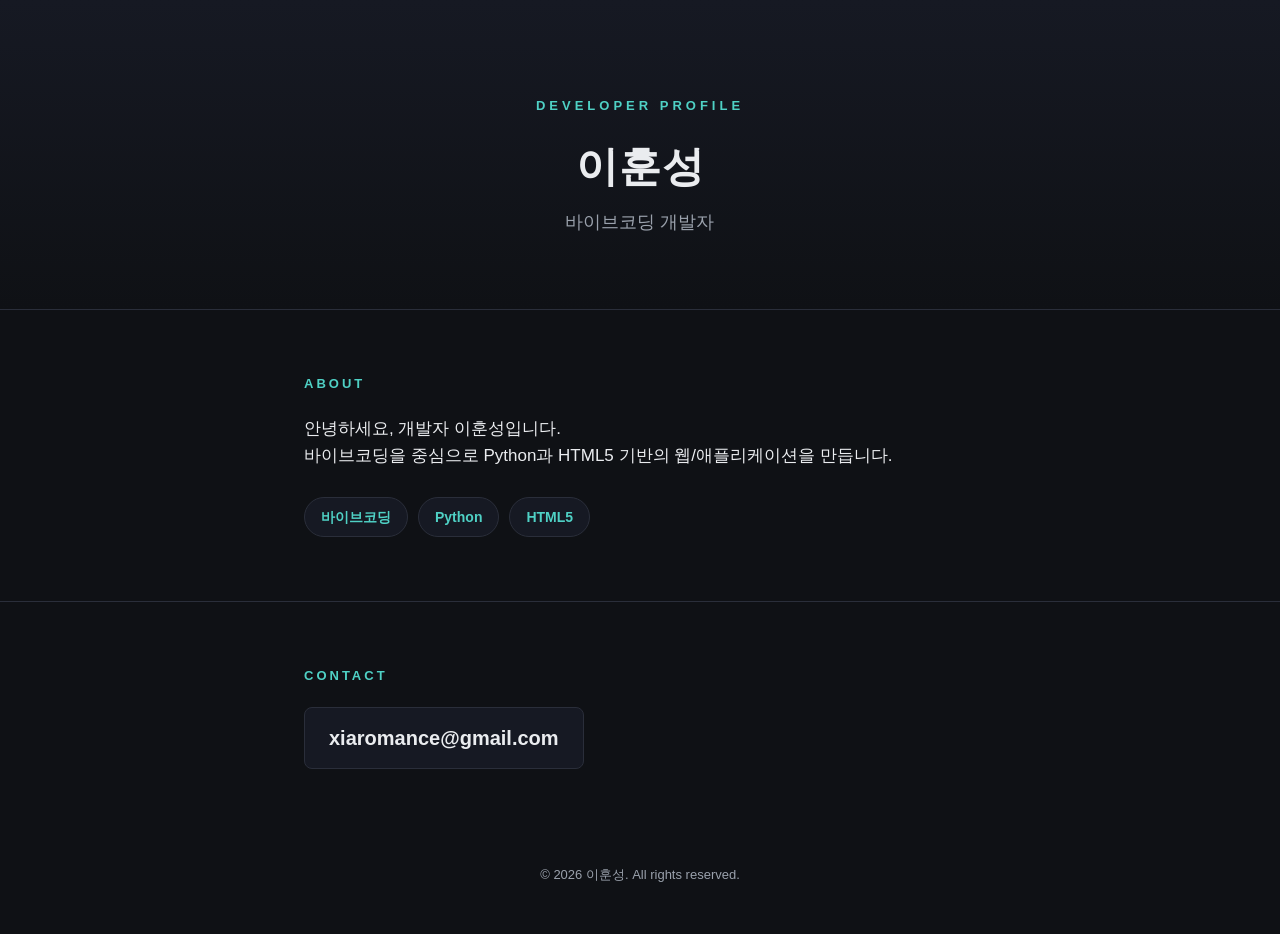
<file: DemoPort/index.html>
<!DOCTYPE html>
<html lang="ko">
<head>
<meta charset="UTF-8">
<meta name="viewport" content="width=device-width, initial-scale=1.0">
<title>이훈성 - 개발자 프로필</title>
<link rel="stylesheet" href="style.css">
</head>
<body>

<header class="header">
  <div class="container">
    <p class="eyebrow">DEVELOPER PROFILE</p>
    <h1 class="name">이훈성</h1>
    <p class="title">바이브코딩 개발자</p>
  </div>
</header>

<main>
  <section class="section about" id="about">
    <div class="container">
      <h2 class="section-title">About</h2>
      <p class="about-text">
        안녕하세요, 개발자 이훈성입니다.<br>
        바이브코딩을 중심으로 Python과 HTML5 기반의 웹/애플리케이션을 만듭니다.
      </p>
      <ul class="badge-list">
        <li class="badge">바이브코딩</li>
        <li class="badge">Python</li>
        <li class="badge">HTML5</li>
      </ul>
    </div>
  </section>

  <section class="section contact" id="contact">
    <div class="container">
      <h2 class="section-title">Contact</h2>
      <a class="email-link" href="mailto:xiaromance@gmail.com">
        xiaromance@gmail.com
      </a>
    </div>
  </section>
</main>

<footer class="footer">
  <div class="container">
    <p>&copy; 2026 이훈성. All rights reserved.</p>
  </div>
</footer>

</body>
</html>
</file>
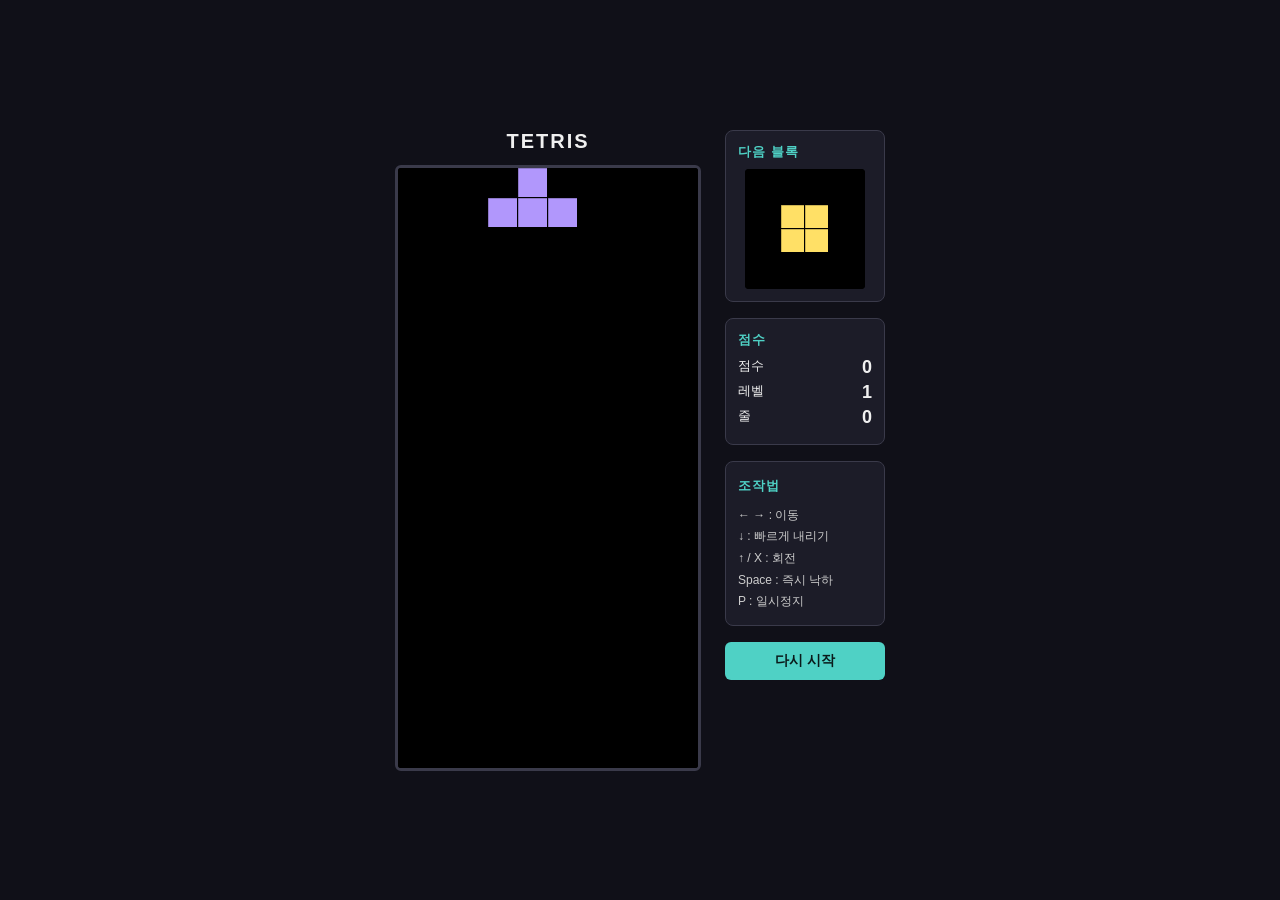
<file: Game01/tetris.html>
<!DOCTYPE html>
<html lang="ko">
<head>
<meta charset="UTF-8">
<title>테트리스</title>
<style>
  :root {
    --bg: #101018;
    --panel: #1c1c28;
    --border: #3a3a4a;
    --text: #f0f0f0;
    --accent: #4fd1c5;
  }

  * { box-sizing: border-box; }

  body {
    margin: 0;
    min-height: 100vh;
    display: flex;
    align-items: center;
    justify-content: center;
    background: var(--bg);
    color: var(--text);
    font-family: "Malgun Gothic", "Segoe UI", sans-serif;
  }

  .game-wrap {
    display: flex;
    gap: 24px;
    align-items: flex-start;
    padding: 20px;
  }

  h1 {
    font-size: 20px;
    margin: 0 0 12px;
    text-align: center;
    letter-spacing: 2px;
  }

  #board {
    background: #000;
    border: 3px solid var(--border);
    border-radius: 6px;
    display: block;
  }

  .side-panel {
    display: flex;
    flex-direction: column;
    gap: 16px;
    width: 160px;
  }

  .box {
    background: var(--panel);
    border: 1px solid var(--border);
    border-radius: 8px;
    padding: 12px;
  }

  .box h2 {
    font-size: 13px;
    margin: 0 0 8px;
    color: var(--accent);
    letter-spacing: 1px;
  }

  #next {
    background: #000;
    border-radius: 4px;
    display: block;
    margin: 0 auto;
  }

  #score, #level, #lines {
    font-size: 18px;
    font-weight: bold;
  }

  .stat-row {
    display: flex;
    justify-content: space-between;
    font-size: 13px;
    margin-bottom: 4px;
  }

  .controls {
    font-size: 12px;
    line-height: 1.8;
    color: #ccc;
  }

  #overlay {
    position: fixed;
    inset: 0;
    background: rgba(0,0,0,0.75);
    display: none;
    align-items: center;
    justify-content: center;
    flex-direction: column;
    gap: 12px;
    text-align: center;
  }

  #overlay.show { display: flex; }

  #overlay h2 {
    font-size: 28px;
    margin: 0;
  }

  button {
    background: var(--accent);
    color: #0a1a1a;
    border: none;
    padding: 10px 20px;
    font-size: 14px;
    border-radius: 6px;
    cursor: pointer;
    font-weight: bold;
  }

  button:hover {
    filter: brightness(1.1);
  }
</style>
</head>
<body>

<div class="game-wrap">
  <div>
    <h1>TETRIS</h1>
    <canvas id="board" width="300" height="600"></canvas>
  </div>

  <div class="side-panel">
    <div class="box">
      <h2>다음 블록</h2>
      <canvas id="next" width="120" height="120"></canvas>
    </div>

    <div class="box">
      <h2>점수</h2>
      <div class="stat-row"><span>점수</span><span id="score">0</span></div>
      <div class="stat-row"><span>레벨</span><span id="level">1</span></div>
      <div class="stat-row"><span>줄</span><span id="lines">0</span></div>
    </div>

    <div class="box controls">
      <h2>조작법</h2>
      ← → : 이동<br>
      ↓ : 빠르게 내리기<br>
      ↑ / X : 회전<br>
      Space : 즉시 낙하<br>
      P : 일시정지
    </div>

    <button id="restartBtn">다시 시작</button>
  </div>
</div>

<div id="overlay">
  <h2 id="overlayTitle">일시정지</h2>
  <button id="overlayBtn">계속하기</button>
</div>

<script>
(() => {
  const COLS = 10;
  const ROWS = 20;
  const BLOCK = 30;

  const canvas = document.getElementById('board');
  const ctx = canvas.getContext('2d');
  const nextCanvas = document.getElementById('next');
  const nextCtx = nextCanvas.getContext('2d');

  const scoreEl = document.getElementById('score');
  const levelEl = document.getElementById('level');
  const linesEl = document.getElementById('lines');
  const overlay = document.getElementById('overlay');
  const overlayTitle = document.getElementById('overlayTitle');
  const overlayBtn = document.getElementById('overlayBtn');
  const restartBtn = document.getElementById('restartBtn');

  const COLORS = {
    I: '#4fd1c5',
    J: '#4c7dff',
    L: '#ffa940',
    O: '#ffe066',
    S: '#69db7c',
    T: '#b197fc',
    Z: '#ff6b6b'
  };

  const SHAPES = {
    I: [
      [0,0,0,0],
      [1,1,1,1],
      [0,0,0,0],
      [0,0,0,0]
    ],
    J: [
      [1,0,0],
      [1,1,1],
      [0,0,0]
    ],
    L: [
      [0,0,1],
      [1,1,1],
      [0,0,0]
    ],
    O: [
      [1,1],
      [1,1]
    ],
    S: [
      [0,1,1],
      [1,1,0],
      [0,0,0]
    ],
    T: [
      [0,1,0],
      [1,1,1],
      [0,0,0]
    ],
    Z: [
      [1,1,0],
      [0,1,1],
      [0,0,0]
    ]
  };

  const TYPES = Object.keys(SHAPES);

  let board = createBoard();
  let current = null;
  let next = null;
  let score = 0;
  let level = 1;
  let lines = 0;
  let dropInterval = 1000;
  let dropTimer = 0;
  let lastTime = 0;
  let paused = false;
  let gameOver = false;
  let rafId = null;

  function createBoard() {
    return Array.from({ length: ROWS }, () => Array(COLS).fill(null));
  }

  function randomPiece() {
    const type = TYPES[Math.floor(Math.random() * TYPES.length)];
    const shape = SHAPES[type].map(row => row.slice());
    return {
      type,
      shape,
      color: COLORS[type],
      x: Math.floor((COLS - shape[0].length) / 2),
      y: 0
    };
  }

  function rotate(matrix) {
    const size = matrix.length;
    const result = Array.from({ length: size }, () => Array(size).fill(0));
    for (let y = 0; y < size; y++) {
      for (let x = 0; x < size; x++) {
        result[x][size - 1 - y] = matrix[y][x];
      }
    }
    return result;
  }

  function collide(shape, offX, offY) {
    for (let y = 0; y < shape.length; y++) {
      for (let x = 0; x < shape[y].length; x++) {
        if (!shape[y][x]) continue;
        const boardX = x + offX;
        const boardY = y + offY;
        if (boardX < 0 || boardX >= COLS || boardY >= ROWS) return true;
        if (boardY >= 0 && board[boardY][boardX]) return true;
      }
    }
    return false;
  }

  function merge() {
    const { shape, x: offX, y: offY, color } = current;
    for (let y = 0; y < shape.length; y++) {
      for (let x = 0; x < shape[y].length; x++) {
        if (shape[y][x] && offY + y >= 0) {
          board[offY + y][offX + x] = color;
        }
      }
    }
  }

  function clearLines() {
    let cleared = 0;
    outer: for (let y = ROWS - 1; y >= 0; y--) {
      for (let x = 0; x < COLS; x++) {
        if (!board[y][x]) continue outer;
      }
      board.splice(y, 1);
      board.unshift(Array(COLS).fill(null));
      cleared++;
      y++;
    }
    if (cleared > 0) {
      const points = [0, 100, 300, 500, 800][cleared] * level;
      score += points;
      lines += cleared;
      level = Math.floor(lines / 10) + 1;
      dropInterval = Math.max(100, 1000 - (level - 1) * 80);
      updateStats();
    }
  }

  function updateStats() {
    scoreEl.textContent = score;
    levelEl.textContent = level;
    linesEl.textContent = lines;
  }

  function spawn() {
    current = next || randomPiece();
    next = randomPiece();
    current.x = Math.floor((COLS - current.shape[0].length) / 2);
    current.y = -1;
    drawNext();
    if (collide(current.shape, current.x, current.y)) {
      endGame();
    }
  }

  function endGame() {
    gameOver = true;
    overlayTitle.textContent = '게임 오버';
    overlayBtn.textContent = '다시 시작';
    overlay.classList.add('show');
    cancelAnimationFrame(rafId);
  }

  function hardDrop() {
    while (!collide(current.shape, current.x, current.y + 1)) {
      current.y++;
      score += 2;
    }
    lockPiece();
  }

  function lockPiece() {
    merge();
    clearLines();
    spawn();
    dropTimer = 0;
  }

  function drawCell(context, x, y, color, size) {
    context.fillStyle = color;
    context.fillRect(x * size, y * size, size - 1, size - 1);
    context.strokeStyle = 'rgba(0,0,0,0.4)';
    context.strokeRect(x * size, y * size, size, size);
  }

  function draw() {
    ctx.fillStyle = '#000';
    ctx.fillRect(0, 0, canvas.width, canvas.height);

    for (let y = 0; y < ROWS; y++) {
      for (let x = 0; x < COLS; x++) {
        if (board[y][x]) {
          drawCell(ctx, x, y, board[y][x], BLOCK);
        }
      }
    }

    if (current) {
      const { shape, x: offX, y: offY, color } = current;
      for (let y = 0; y < shape.length; y++) {
        for (let x = 0; x < shape[y].length; x++) {
          if (shape[y][x] && offY + y >= 0) {
            drawCell(ctx, offX + x, offY + y, color, BLOCK);
          }
        }
      }
    }
  }

  function drawNext() {
    nextCtx.fillStyle = '#000';
    nextCtx.fillRect(0, 0, nextCanvas.width, nextCanvas.height);
    if (!next) return;
    const size = 24;
    const shape = next.shape;
    const offsetX = (nextCanvas.width / size - shape[0].length) / 2;
    const offsetY = (nextCanvas.height / size - shape.length) / 2;
    for (let y = 0; y < shape.length; y++) {
      for (let x = 0; x < shape[y].length; x++) {
        if (shape[y][x]) {
          drawCell(nextCtx, x + offsetX, y + offsetY, next.color, size);
        }
      }
    }
  }

  function tryMove(dx, dy) {
    if (!collide(current.shape, current.x + dx, current.y + dy)) {
      current.x += dx;
      current.y += dy;
      return true;
    }
    return false;
  }

  function tryRotate() {
    const rotated = rotate(current.shape);
    const kicks = [0, -1, 1, -2, 2];
    for (const kick of kicks) {
      if (!collide(rotated, current.x + kick, current.y)) {
        current.shape = rotated;
        current.x += kick;
        return;
      }
    }
  }

  function update(time = 0) {
    if (paused || gameOver) return;
    const delta = time - lastTime;
    lastTime = time;
    dropTimer += delta;

    if (dropTimer > dropInterval) {
      if (!tryMove(0, 1)) {
        lockPiece();
      }
      dropTimer = 0;
    }

    draw();
    rafId = requestAnimationFrame(update);
  }

  function togglePause() {
    if (gameOver) return;
    paused = !paused;
    if (paused) {
      overlayTitle.textContent = '일시정지';
      overlayBtn.textContent = '계속하기';
      overlay.classList.add('show');
      cancelAnimationFrame(rafId);
    } else {
      overlay.classList.remove('show');
      lastTime = performance.now();
      rafId = requestAnimationFrame(update);
    }
  }

  function restart() {
    board = createBoard();
    score = 0;
    level = 1;
    lines = 0;
    dropInterval = 1000;
    dropTimer = 0;
    paused = false;
    gameOver = false;
    overlay.classList.remove('show');
    updateStats();
    next = randomPiece();
    spawn();
    lastTime = performance.now();
    cancelAnimationFrame(rafId);
    rafId = requestAnimationFrame(update);
  }

  document.addEventListener('keydown', (e) => {
    if (gameOver && e.key !== 'r' && e.key !== 'R') return;

    switch (e.key) {
      case 'ArrowLeft':
        if (!paused) tryMove(-1, 0);
        break;
      case 'ArrowRight':
        if (!paused) tryMove(1, 0);
        break;
      case 'ArrowDown':
        if (!paused) {
          if (tryMove(0, 1)) score += 1;
          updateStats();
        }
        break;
      case 'ArrowUp':
      case 'x':
      case 'X':
        if (!paused) tryRotate();
        break;
      case ' ':
        if (!paused) hardDrop();
        e.preventDefault();
        break;
      case 'p':
      case 'P':
        togglePause();
        break;
      case 'r':
      case 'R':
        restart();
        break;
    }
    draw();
    updateStats();
  });

  overlayBtn.addEventListener('click', () => {
    if (gameOver) {
      restart();
    } else {
      togglePause();
    }
  });

  restartBtn.addEventListener('click', restart);

  restart();
})();
</script>

</body>
</html>
</file>
<file: DemoPort/style.css>
:root {
  --bg: #0f1115;
  --bg-alt: #161923;
  --text: #eaecef;
  --text-dim: #9aa1ac;
  --accent: #4fd1c5;
  --border: #2a2e3a;
}

* {
  box-sizing: border-box;
  margin: 0;
  padding: 0;
}

html, body {
  height: 100%;
}

body {
  background: var(--bg);
  color: var(--text);
  font-family: "Malgun Gothic", "Segoe UI", -apple-system, sans-serif;
  line-height: 1.6;
}

.container {
  max-width: 720px;
  margin: 0 auto;
  padding: 0 24px;
}

/* Header */
.header {
  padding: 96px 0 72px;
  text-align: center;
  background: linear-gradient(180deg, var(--bg-alt) 0%, var(--bg) 100%);
  border-bottom: 1px solid var(--border);
}

.eyebrow {
  color: var(--accent);
  font-size: 13px;
  font-weight: 700;
  letter-spacing: 4px;
  margin-bottom: 16px;
}

.name {
  font-size: 42px;
  font-weight: 800;
  letter-spacing: 1px;
}

.title {
  margin-top: 8px;
  font-size: 18px;
  color: var(--text-dim);
}

/* Sections */
.section {
  padding: 64px 0;
}

.section + .section {
  border-top: 1px solid var(--border);
}

.section-title {
  font-size: 13px;
  font-weight: 700;
  letter-spacing: 3px;
  color: var(--accent);
  margin-bottom: 20px;
  text-transform: uppercase;
}

/* About */
.about-text {
  font-size: 17px;
  color: var(--text);
  margin-bottom: 28px;
}

.badge-list {
  list-style: none;
  display: flex;
  flex-wrap: wrap;
  gap: 10px;
}

.badge {
  background: var(--bg-alt);
  border: 1px solid var(--border);
  color: var(--accent);
  font-size: 14px;
  font-weight: 600;
  padding: 8px 16px;
  border-radius: 999px;
}

/* Contact */
.email-link {
  display: inline-block;
  font-size: 20px;
  font-weight: 700;
  color: var(--text);
  text-decoration: none;
  padding: 14px 24px;
  border: 1px solid var(--border);
  border-radius: 8px;
  background: var(--bg-alt);
  transition: border-color 0.2s ease, color 0.2s ease;
}

.email-link:hover {
  border-color: var(--accent);
  color: var(--accent);
}

/* Footer */
.footer {
  padding: 32px 0 48px;
  text-align: center;
  color: var(--text-dim);
  font-size: 13px;
}

/* Responsive */
@media (max-width: 480px) {
  .header {
    padding: 72px 0 56px;
  }

  .name {
    font-size: 32px;
  }

  .title {
    font-size: 16px;
  }

  .section {
    padding: 48px 0;
  }

  .email-link {
    font-size: 17px;
    padding: 12px 18px;
    word-break: break-all;
  }
}
</file>
